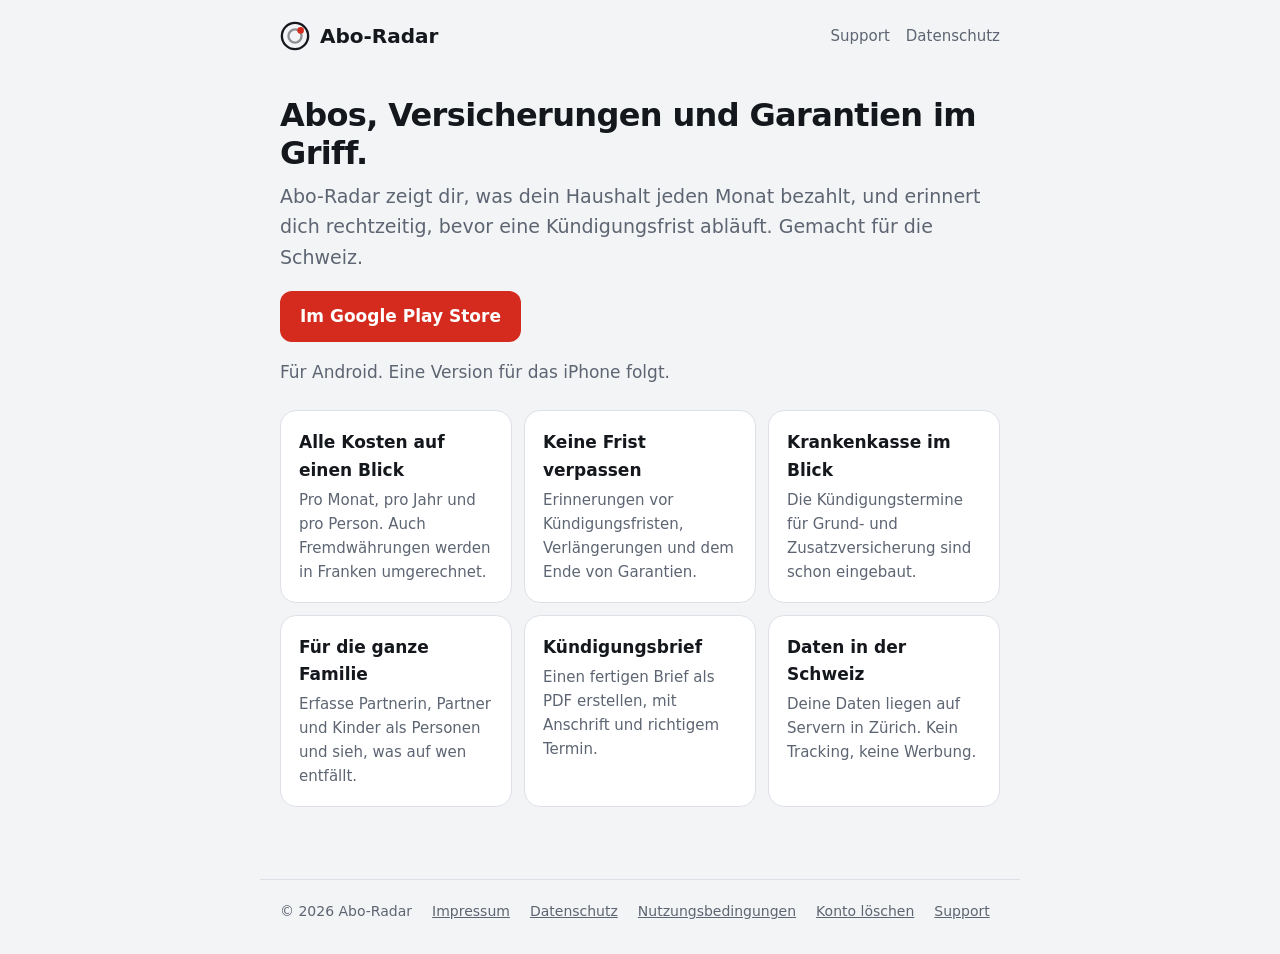
<file: index.html>
<!doctype html>
<html lang="de-CH">
<head>
<meta charset="utf-8">
<meta name="viewport" content="width=device-width, initial-scale=1">
<title>Abo-Radar – Abos, Versicherungen und Garantien im Griff</title>
<meta name="description" content="Abo-Radar zeigt dir, was deine Abos und Versicherungen kosten, und erinnert dich rechtzeitig an Kündigungsfristen. Für Schweizer Haushalte.">
<link rel="stylesheet" href="style.css">
<link rel="icon" href="favicon.svg" type="image/svg+xml">
</head>
<body>
<header>
  <a class="logo" href="./"><svg viewBox="0 0 32 32" aria-hidden="true"><circle cx="16" cy="16" r="14" fill="none" stroke="currentColor" stroke-width="2.5"/><circle cx="16" cy="16" r="7" fill="none" stroke="currentColor" stroke-width="2.5" opacity=".45"/><circle cx="22" cy="10" r="3.5" fill="#d52b1e"/></svg>Abo-Radar</a>
  <nav><a href="support.html">Support</a><a href="datenschutz.html">Datenschutz</a></nav>
</header>
<main>
  <h1>Abos, Versicherungen und Garantien im Griff.</h1>
  <p class="lead">Abo-Radar zeigt dir, was dein Haushalt jeden Monat bezahlt, und erinnert dich rechtzeitig, bevor eine Kündigungsfrist abläuft. Gemacht für die Schweiz.</p>
  <p><a class="button" href="https://play.google.com/store/apps/details?id=ch.aboradar.app">Im Google Play Store</a></p>
  <p class="muted">Für Android. Eine Version für das iPhone folgt.</p>

  <div class="features">
    <div class="card"><h3>Alle Kosten auf einen Blick</h3><p>Pro Monat, pro Jahr und pro Person. Auch Fremdwährungen werden in Franken umgerechnet.</p></div>
    <div class="card"><h3>Keine Frist verpassen</h3><p>Erinnerungen vor Kündigungsfristen, Verlängerungen und dem Ende von Garantien.</p></div>
    <div class="card"><h3>Krankenkasse im Blick</h3><p>Die Kündigungstermine für Grund- und Zusatzversicherung sind schon eingebaut.</p></div>
    <div class="card"><h3>Für die ganze Familie</h3><p>Erfasse Partnerin, Partner und Kinder als Personen und sieh, was auf wen entfällt.</p></div>
    <div class="card"><h3>Kündigungsbrief</h3><p>Einen fertigen Brief als PDF erstellen, mit Anschrift und richtigem Termin.</p></div>
    <div class="card"><h3>Daten in der Schweiz</h3><p>Deine Daten liegen auf Servern in Zürich. Kein Tracking, keine Werbung.</p></div>
  </div>
</main>
<footer>
  <span>© 2026 Abo-Radar</span>
  <a href="impressum.html">Impressum</a>
  <a href="datenschutz.html">Datenschutz</a>
  <a href="nutzungsbedingungen.html">Nutzungsbedingungen</a>
  <a href="konto-loeschen.html">Konto löschen</a>
  <a href="support.html">Support</a>
</footer>
</body>
</html>
</file>
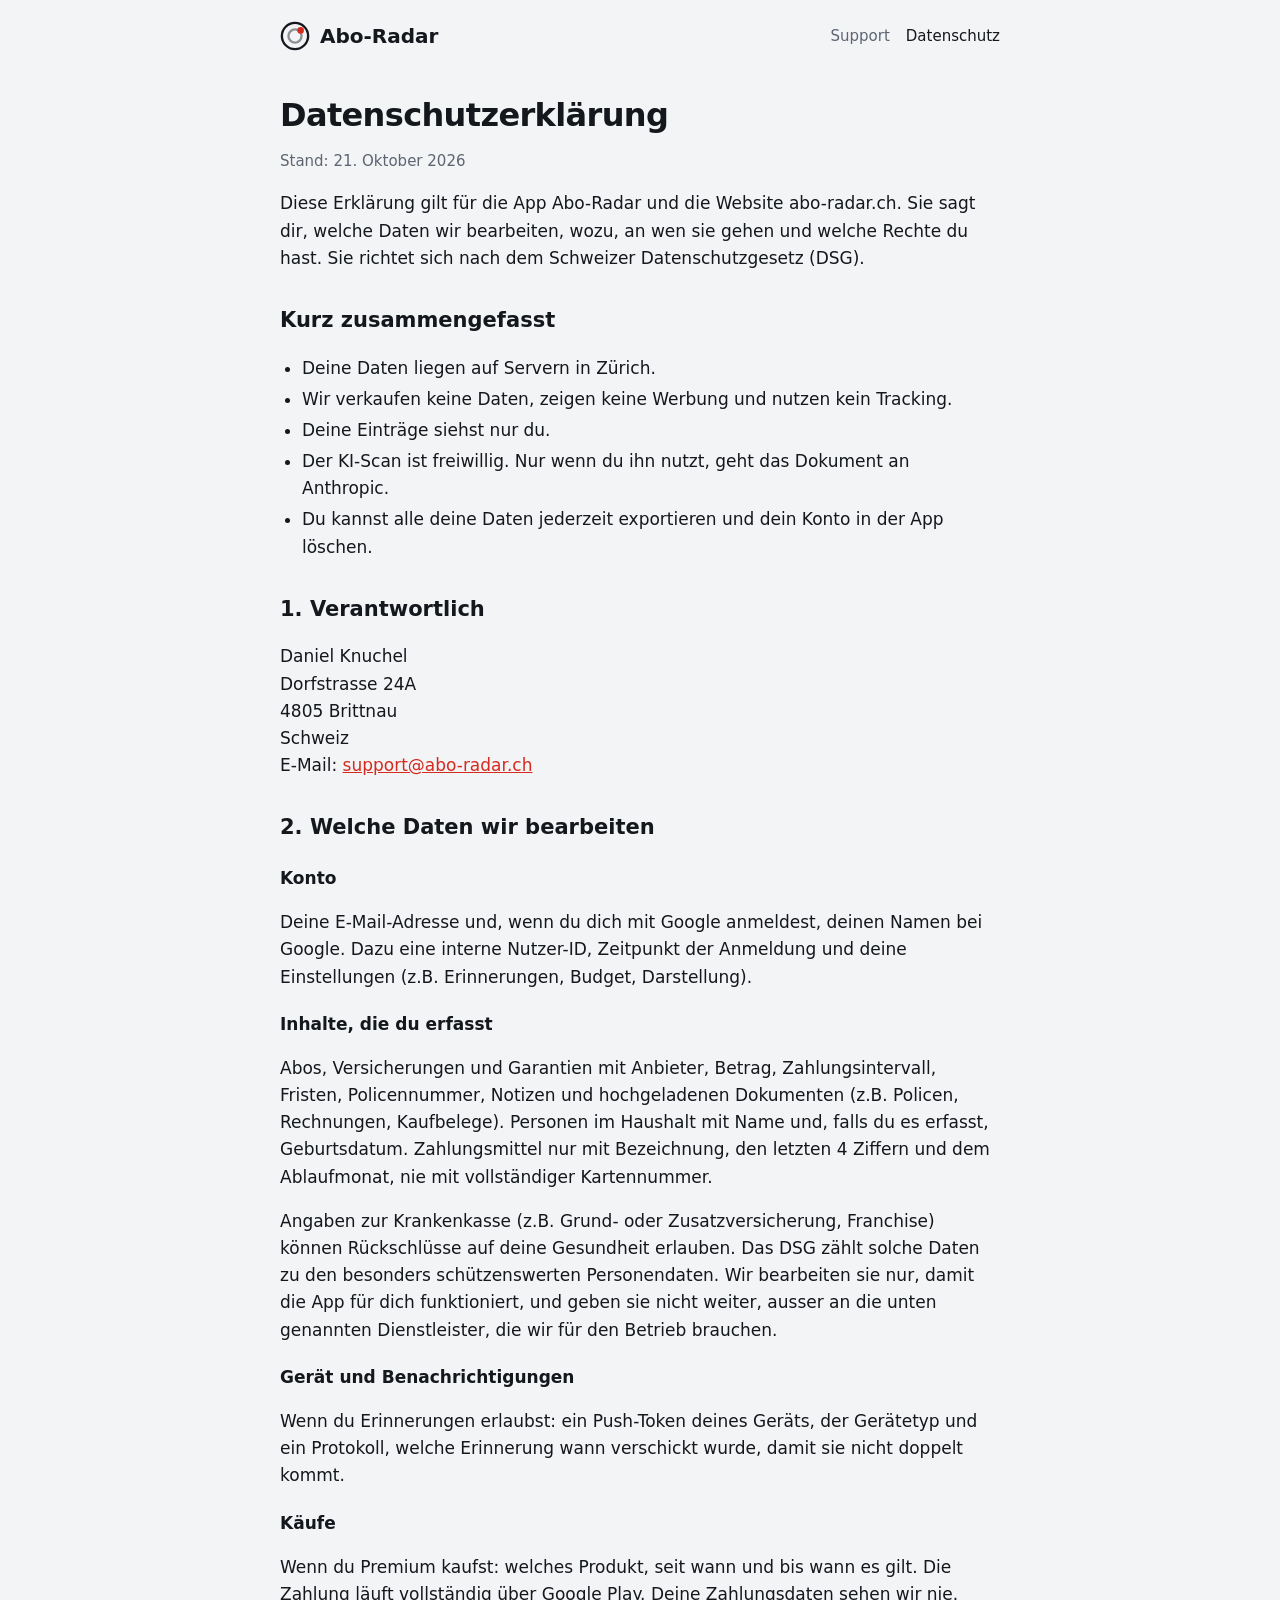
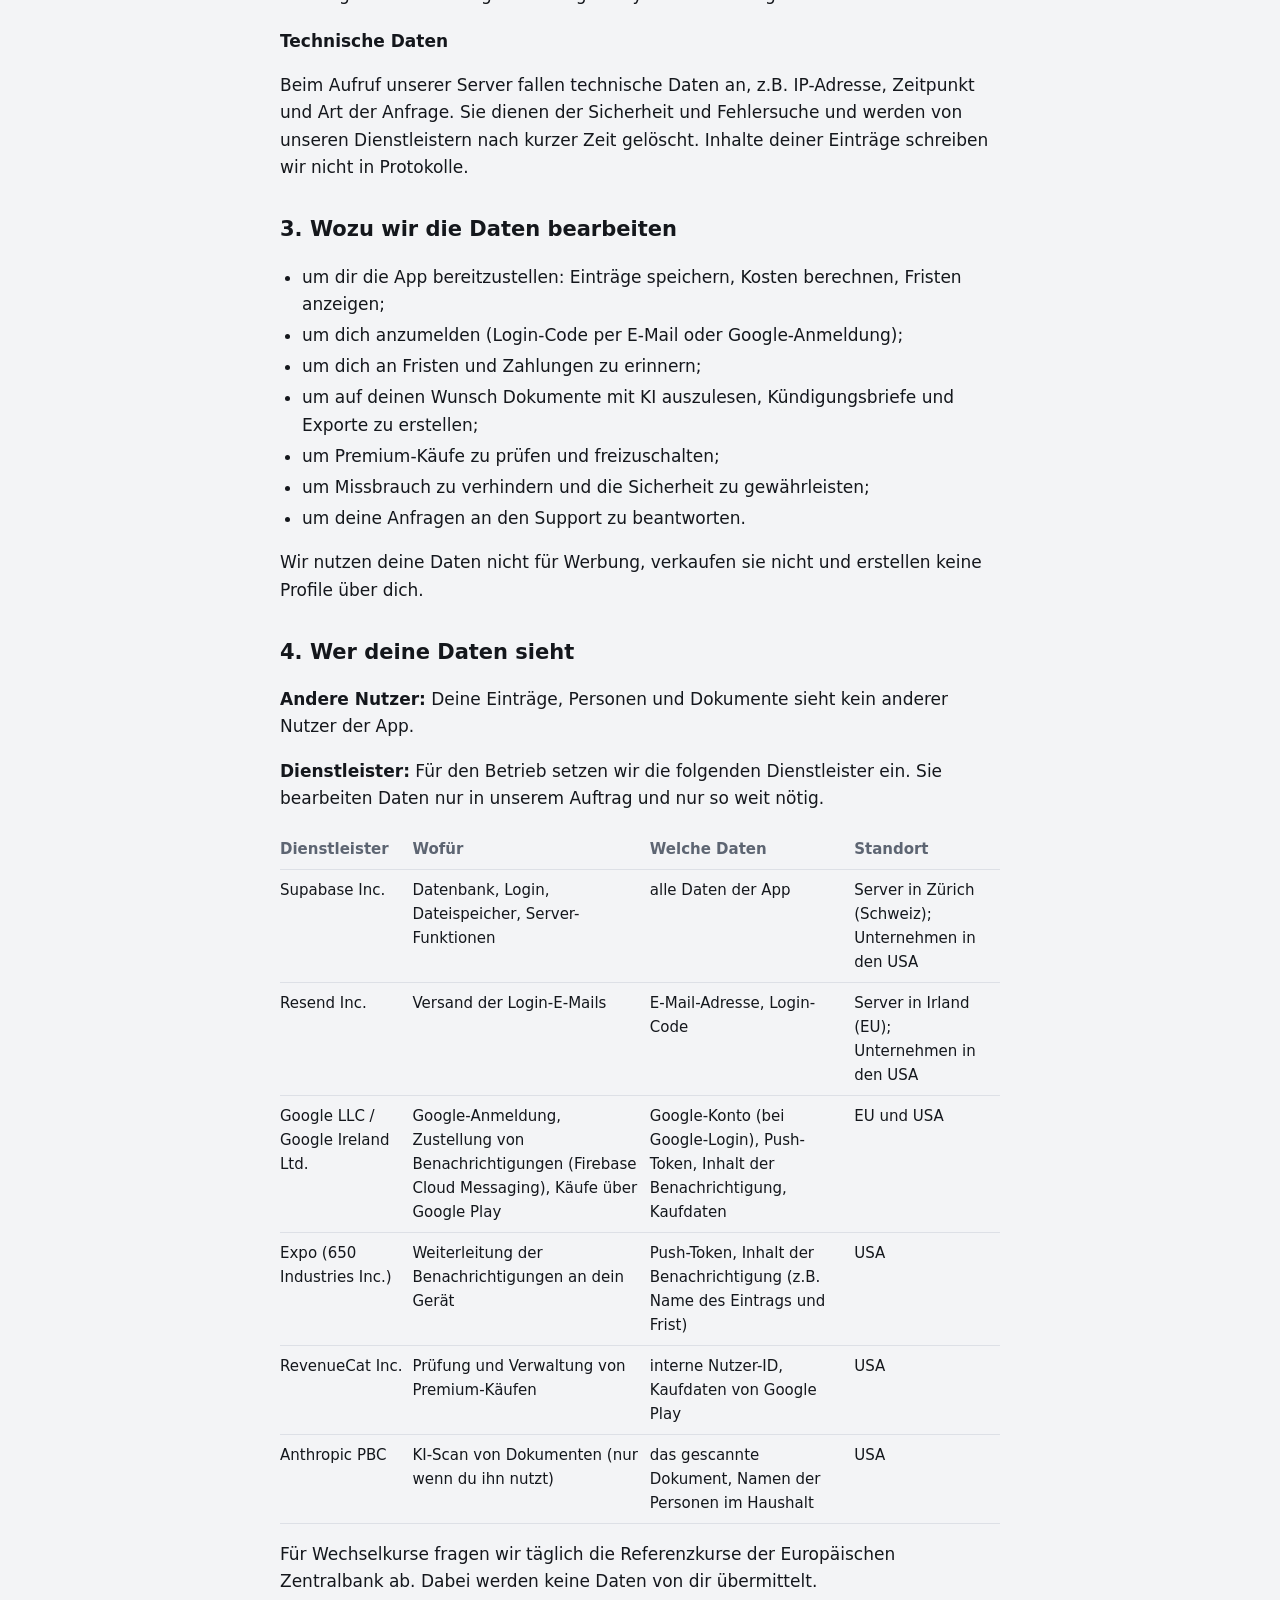
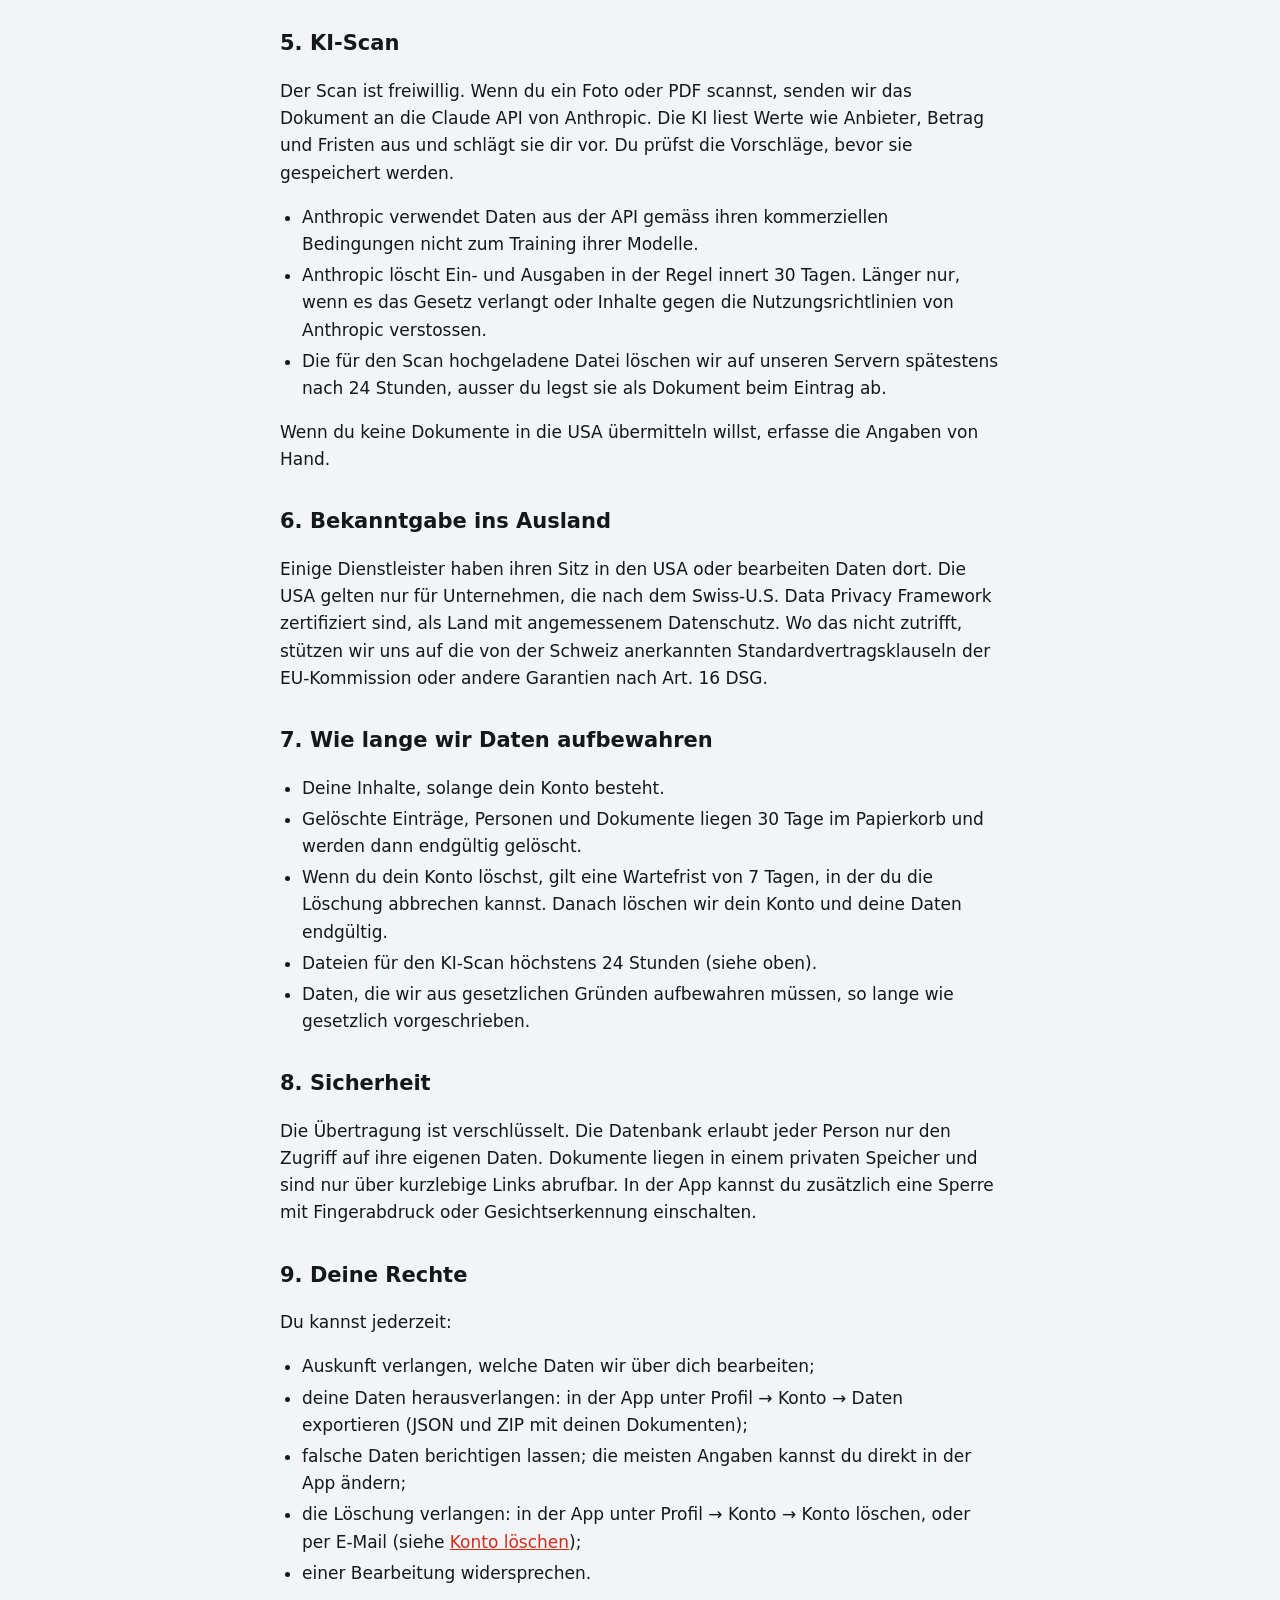
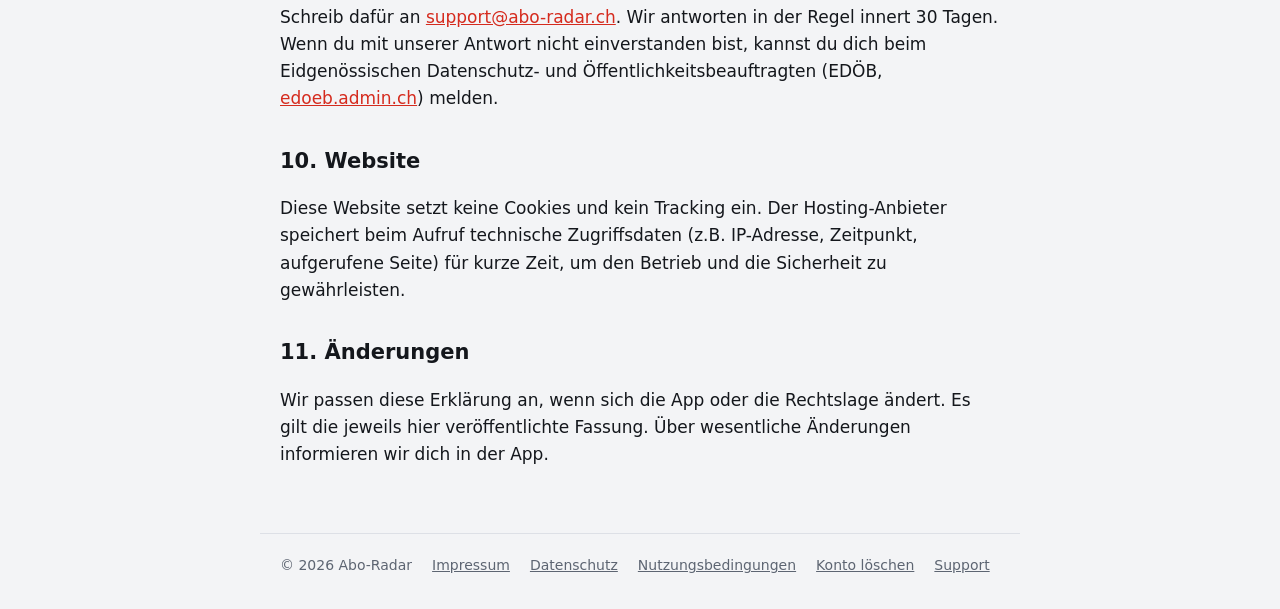
<file: datenschutz.html>
<!doctype html>
<html lang="de-CH">
<head>
<meta charset="utf-8">
<meta name="viewport" content="width=device-width, initial-scale=1">
<title>Datenschutzerklärung – Abo-Radar</title>
<link rel="stylesheet" href="style.css">
<link rel="icon" href="favicon.svg" type="image/svg+xml">
</head>
<body>
<header>
  <a class="logo" href="./"><svg viewBox="0 0 32 32" aria-hidden="true"><circle cx="16" cy="16" r="14" fill="none" stroke="currentColor" stroke-width="2.5"/><circle cx="16" cy="16" r="7" fill="none" stroke="currentColor" stroke-width="2.5" opacity=".45"/><circle cx="22" cy="10" r="3.5" fill="#d52b1e"/></svg>Abo-Radar</a>
  <nav><a href="support.html">Support</a><a href="datenschutz.html" aria-current="page">Datenschutz</a></nav>
</header>
<main>
  <h1>Datenschutzerklärung</h1>
  <p class="stand">Stand: 21. Oktober 2026</p>

  <p>Diese Erklärung gilt für die App Abo-Radar und die Website abo-radar.ch. Sie sagt dir, welche Daten wir bearbeiten, wozu, an wen sie gehen und welche Rechte du hast. Sie richtet sich nach dem Schweizer Datenschutzgesetz (DSG).</p>

  <h2>Kurz zusammengefasst</h2>
  <ul>
    <li>Deine Daten liegen auf Servern in Zürich.</li>
    <li>Wir verkaufen keine Daten, zeigen keine Werbung und nutzen kein Tracking.</li>
    <li>Deine Einträge siehst nur du.</li>
    <li>Der KI-Scan ist freiwillig. Nur wenn du ihn nutzt, geht das Dokument an Anthropic.</li>
    <li>Du kannst alle deine Daten jederzeit exportieren und dein Konto in der App löschen.</li>
  </ul>

  <h2>1. Verantwortlich</h2>
  <p>Daniel Knuchel<br>Dorfstrasse 24A<br>4805 Brittnau<br>Schweiz<br>E-Mail: <a href="mailto:support@abo-radar.ch">support@abo-radar.ch</a></p>

  <h2>2. Welche Daten wir bearbeiten</h2>
  <h3>Konto</h3>
  <p>Deine E-Mail-Adresse und, wenn du dich mit Google anmeldest, deinen Namen bei Google. Dazu eine interne Nutzer-ID, Zeitpunkt der Anmeldung und deine Einstellungen (z.B. Erinnerungen, Budget, Darstellung).</p>
  <h3>Inhalte, die du erfasst</h3>
  <p>Abos, Versicherungen und Garantien mit Anbieter, Betrag, Zahlungsintervall, Fristen, Policennummer, Notizen und hochgeladenen Dokumenten (z.B. Policen, Rechnungen, Kaufbelege). Personen im Haushalt mit Name und, falls du es erfasst, Geburtsdatum. Zahlungsmittel nur mit Bezeichnung, den letzten 4 Ziffern und dem Ablaufmonat, nie mit vollständiger Kartennummer.</p>
  <p>Angaben zur Krankenkasse (z.B. Grund- oder Zusatzversicherung, Franchise) können Rückschlüsse auf deine Gesundheit erlauben. Das DSG zählt solche Daten zu den besonders schützenswerten Personendaten. Wir bearbeiten sie nur, damit die App für dich funktioniert, und geben sie nicht weiter, ausser an die unten genannten Dienstleister, die wir für den Betrieb brauchen.</p>
  <h3>Gerät und Benachrichtigungen</h3>
  <p>Wenn du Erinnerungen erlaubst: ein Push-Token deines Geräts, der Gerätetyp und ein Protokoll, welche Erinnerung wann verschickt wurde, damit sie nicht doppelt kommt.</p>
  <h3>Käufe</h3>
  <p>Wenn du Premium kaufst: welches Produkt, seit wann und bis wann es gilt. Die Zahlung läuft vollständig über Google Play. Deine Zahlungsdaten sehen wir nie.</p>
  <h3>Technische Daten</h3>
  <p>Beim Aufruf unserer Server fallen technische Daten an, z.B. IP-Adresse, Zeitpunkt und Art der Anfrage. Sie dienen der Sicherheit und Fehlersuche und werden von unseren Dienstleistern nach kurzer Zeit gelöscht. Inhalte deiner Einträge schreiben wir nicht in Protokolle.</p>

  <h2>3. Wozu wir die Daten bearbeiten</h2>
  <ul>
    <li>um dir die App bereitzustellen: Einträge speichern, Kosten berechnen, Fristen anzeigen;</li>
    <li>um dich anzumelden (Login-Code per E-Mail oder Google-Anmeldung);</li>
    <li>um dich an Fristen und Zahlungen zu erinnern;</li>
    <li>um auf deinen Wunsch Dokumente mit KI auszulesen, Kündigungsbriefe und Exporte zu erstellen;</li>
    <li>um Premium-Käufe zu prüfen und freizuschalten;</li>
    <li>um Missbrauch zu verhindern und die Sicherheit zu gewährleisten;</li>
    <li>um deine Anfragen an den Support zu beantworten.</li>
  </ul>
  <p>Wir nutzen deine Daten nicht für Werbung, verkaufen sie nicht und erstellen keine Profile über dich.</p>

  <h2>4. Wer deine Daten sieht</h2>
  <p><strong>Andere Nutzer:</strong> Deine Einträge, Personen und Dokumente sieht kein anderer Nutzer der App.</p>
  <p><strong>Dienstleister:</strong> Für den Betrieb setzen wir die folgenden Dienstleister ein. Sie bearbeiten Daten nur in unserem Auftrag und nur so weit nötig.</p>
  <div class="table-wrap">
  <table>
    <tr><th>Dienstleister</th><th>Wofür</th><th>Welche Daten</th><th>Standort</th></tr>
    <tr><td>Supabase Inc.</td><td>Datenbank, Login, Dateispeicher, Server-Funktionen</td><td>alle Daten der App</td><td>Server in Zürich (Schweiz); Unternehmen in den USA</td></tr>
    <tr><td>Resend Inc.</td><td>Versand der Login-E-Mails</td><td>E-Mail-Adresse, Login-Code</td><td>Server in Irland (EU); Unternehmen in den USA</td></tr>
    <tr><td>Google LLC / Google Ireland Ltd.</td><td>Google-Anmeldung, Zustellung von Benachrichtigungen (Firebase Cloud Messaging), Käufe über Google Play</td><td>Google-Konto (bei Google-Login), Push-Token, Inhalt der Benachrichtigung, Kaufdaten</td><td>EU und USA</td></tr>
    <tr><td>Expo (650 Industries Inc.)</td><td>Weiterleitung der Benachrichtigungen an dein Gerät</td><td>Push-Token, Inhalt der Benachrichtigung (z.B. Name des Eintrags und Frist)</td><td>USA</td></tr>
    <tr><td>RevenueCat Inc.</td><td>Prüfung und Verwaltung von Premium-Käufen</td><td>interne Nutzer-ID, Kaufdaten von Google Play</td><td>USA</td></tr>
    <tr><td>Anthropic PBC</td><td>KI-Scan von Dokumenten (nur wenn du ihn nutzt)</td><td>das gescannte Dokument, Namen der Personen im Haushalt</td><td>USA</td></tr>
  </table>
  </div>
  <p>Für Wechselkurse fragen wir täglich die Referenzkurse der Europäischen Zentralbank ab. Dabei werden keine Daten von dir übermittelt.</p>

  <h2>5. KI-Scan</h2>
  <p>Der Scan ist freiwillig. Wenn du ein Foto oder PDF scannst, senden wir das Dokument an die Claude API von Anthropic. Die KI liest Werte wie Anbieter, Betrag und Fristen aus und schlägt sie dir vor. Du prüfst die Vorschläge, bevor sie gespeichert werden.</p>
  <ul>
    <li>Anthropic verwendet Daten aus der API gemäss ihren kommerziellen Bedingungen nicht zum Training ihrer Modelle.</li>
    <li>Anthropic löscht Ein- und Ausgaben in der Regel innert 30 Tagen. Länger nur, wenn es das Gesetz verlangt oder Inhalte gegen die Nutzungsrichtlinien von Anthropic verstossen.</li>
    <li>Die für den Scan hochgeladene Datei löschen wir auf unseren Servern spätestens nach 24 Stunden, ausser du legst sie als Dokument beim Eintrag ab.</li>
  </ul>
  <p>Wenn du keine Dokumente in die USA übermitteln willst, erfasse die Angaben von Hand.</p>

  <h2>6. Bekanntgabe ins Ausland</h2>
  <p>Einige Dienstleister haben ihren Sitz in den USA oder bearbeiten Daten dort. Die USA gelten nur für Unternehmen, die nach dem Swiss-U.S. Data Privacy Framework zertifiziert sind, als Land mit angemessenem Datenschutz. Wo das nicht zutrifft, stützen wir uns auf die von der Schweiz anerkannten Standardvertragsklauseln der EU-Kommission oder andere Garantien nach Art. 16 DSG.</p>

  <h2>7. Wie lange wir Daten aufbewahren</h2>
  <ul>
    <li>Deine Inhalte, solange dein Konto besteht.</li>
    <li>Gelöschte Einträge, Personen und Dokumente liegen 30 Tage im Papierkorb und werden dann endgültig gelöscht.</li>
    <li>Wenn du dein Konto löschst, gilt eine Wartefrist von 7 Tagen, in der du die Löschung abbrechen kannst. Danach löschen wir dein Konto und deine Daten endgültig.</li>
    <li>Dateien für den KI-Scan höchstens 24 Stunden (siehe oben).</li>
    <li>Daten, die wir aus gesetzlichen Gründen aufbewahren müssen, so lange wie gesetzlich vorgeschrieben.</li>
  </ul>

  <h2>8. Sicherheit</h2>
  <p>Die Übertragung ist verschlüsselt. Die Datenbank erlaubt jeder Person nur den Zugriff auf ihre eigenen Daten. Dokumente liegen in einem privaten Speicher und sind nur über kurzlebige Links abrufbar. In der App kannst du zusätzlich eine Sperre mit Fingerabdruck oder Gesichtserkennung einschalten.</p>

  <h2>9. Deine Rechte</h2>
  <p>Du kannst jederzeit:</p>
  <ul>
    <li>Auskunft verlangen, welche Daten wir über dich bearbeiten;</li>
    <li>deine Daten herausverlangen: in der App unter Profil → Konto → Daten exportieren (JSON und ZIP mit deinen Dokumenten);</li>
    <li>falsche Daten berichtigen lassen; die meisten Angaben kannst du direkt in der App ändern;</li>
    <li>die Löschung verlangen: in der App unter Profil → Konto → Konto löschen, oder per E-Mail (siehe <a href="konto-loeschen.html">Konto löschen</a>);</li>
    <li>einer Bearbeitung widersprechen.</li>
  </ul>
  <p>Schreib dafür an <a href="mailto:support@abo-radar.ch">support@abo-radar.ch</a>. Wir antworten in der Regel innert 30 Tagen. Wenn du mit unserer Antwort nicht einverstanden bist, kannst du dich beim Eidgenössischen Datenschutz- und Öffentlichkeitsbeauftragten (EDÖB, <a href="https://www.edoeb.admin.ch">edoeb.admin.ch</a>) melden.</p>

  <h2>10. Website</h2>
  <p>Diese Website setzt keine Cookies und kein Tracking ein. Der Hosting-Anbieter speichert beim Aufruf technische Zugriffsdaten (z.B. IP-Adresse, Zeitpunkt, aufgerufene Seite) für kurze Zeit, um den Betrieb und die Sicherheit zu gewährleisten.</p>

  <h2>11. Änderungen</h2>
  <p>Wir passen diese Erklärung an, wenn sich die App oder die Rechtslage ändert. Es gilt die jeweils hier veröffentlichte Fassung. Über wesentliche Änderungen informieren wir dich in der App.</p>
</main>
<footer>
  <span>© 2026 Abo-Radar</span>
  <a href="impressum.html">Impressum</a>
  <a href="datenschutz.html">Datenschutz</a>
  <a href="nutzungsbedingungen.html">Nutzungsbedingungen</a>
  <a href="konto-loeschen.html">Konto löschen</a>
  <a href="support.html">Support</a>
</footer>
</body>
</html>
</file>
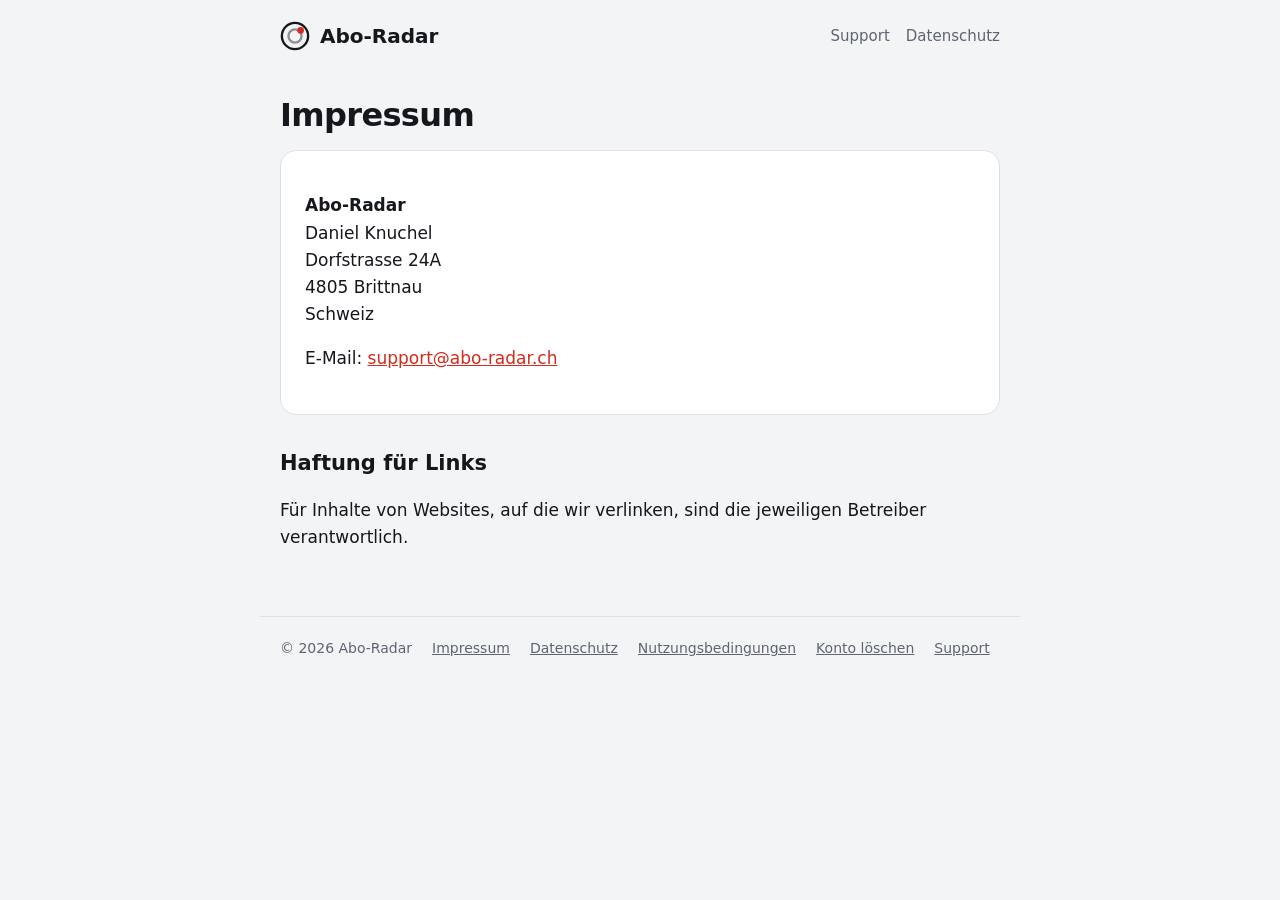
<file: impressum.html>
<!doctype html>
<html lang="de-CH">
<head>
<meta charset="utf-8">
<meta name="viewport" content="width=device-width, initial-scale=1">
<title>Impressum – Abo-Radar</title>
<link rel="stylesheet" href="style.css">
<link rel="icon" href="favicon.svg" type="image/svg+xml">
</head>
<body>
<header>
  <a class="logo" href="./"><svg viewBox="0 0 32 32" aria-hidden="true"><circle cx="16" cy="16" r="14" fill="none" stroke="currentColor" stroke-width="2.5"/><circle cx="16" cy="16" r="7" fill="none" stroke="currentColor" stroke-width="2.5" opacity=".45"/><circle cx="22" cy="10" r="3.5" fill="#d52b1e"/></svg>Abo-Radar</a>
  <nav><a href="support.html">Support</a><a href="datenschutz.html">Datenschutz</a></nav>
</header>
<main>
  <h1>Impressum</h1>
  <div class="card">
    <p><strong>Abo-Radar</strong><br>
    Daniel Knuchel<br>
    Dorfstrasse 24A<br>
    4805 Brittnau<br>
    Schweiz</p>
    <p>E-Mail: <a href="mailto:support@abo-radar.ch">support@abo-radar.ch</a></p>
  </div>
  <h2>Haftung für Links</h2>
  <p>Für Inhalte von Websites, auf die wir verlinken, sind die jeweiligen Betreiber verantwortlich.</p>
</main>
<footer>
  <span>© 2026 Abo-Radar</span>
  <a href="impressum.html">Impressum</a>
  <a href="datenschutz.html">Datenschutz</a>
  <a href="nutzungsbedingungen.html">Nutzungsbedingungen</a>
  <a href="konto-loeschen.html">Konto löschen</a>
  <a href="support.html">Support</a>
</footer>
</body>
</html>
</file>
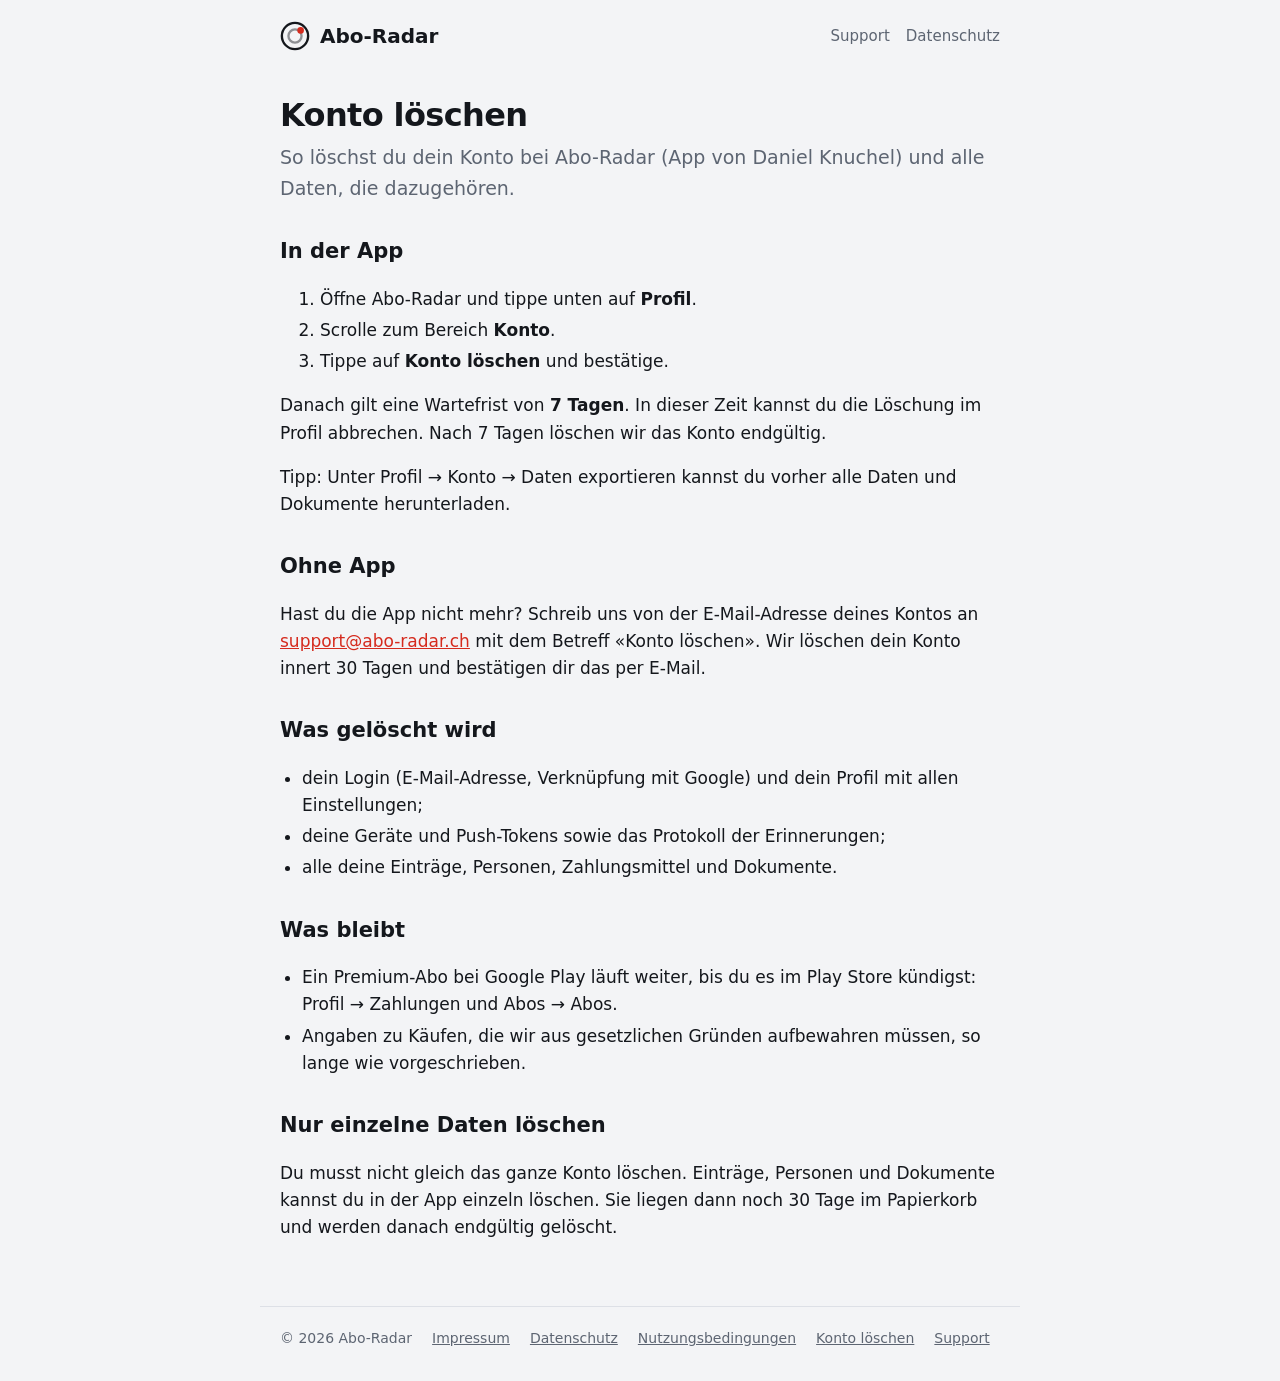
<file: konto-loeschen.html>
<!doctype html>
<html lang="de-CH">
<head>
<meta charset="utf-8">
<meta name="viewport" content="width=device-width, initial-scale=1">
<title>Konto löschen – Abo-Radar</title>
<link rel="stylesheet" href="style.css">
<link rel="icon" href="favicon.svg" type="image/svg+xml">
</head>
<body>
<header>
  <a class="logo" href="./"><svg viewBox="0 0 32 32" aria-hidden="true"><circle cx="16" cy="16" r="14" fill="none" stroke="currentColor" stroke-width="2.5"/><circle cx="16" cy="16" r="7" fill="none" stroke="currentColor" stroke-width="2.5" opacity=".45"/><circle cx="22" cy="10" r="3.5" fill="#d52b1e"/></svg>Abo-Radar</a>
  <nav><a href="support.html">Support</a><a href="datenschutz.html">Datenschutz</a></nav>
</header>
<main>
  <h1>Konto löschen</h1>
  <p class="lead">So löschst du dein Konto bei Abo-Radar (App von Daniel Knuchel) und alle Daten, die dazugehören.</p>

  <h2>In der App</h2>
  <ol>
    <li>Öffne Abo-Radar und tippe unten auf <strong>Profil</strong>.</li>
    <li>Scrolle zum Bereich <strong>Konto</strong>.</li>
    <li>Tippe auf <strong>Konto löschen</strong> und bestätige.</li>
  </ol>
  <p>Danach gilt eine Wartefrist von <strong>7 Tagen</strong>. In dieser Zeit kannst du die Löschung im Profil abbrechen. Nach 7 Tagen löschen wir das Konto endgültig.</p>
  <p>Tipp: Unter Profil → Konto → Daten exportieren kannst du vorher alle Daten und Dokumente herunterladen.</p>

  <h2>Ohne App</h2>
  <p>Hast du die App nicht mehr? Schreib uns von der E-Mail-Adresse deines Kontos an <a href="mailto:support@abo-radar.ch?subject=Konto%20l%C3%B6schen">support@abo-radar.ch</a> mit dem Betreff «Konto löschen». Wir löschen dein Konto innert 30 Tagen und bestätigen dir das per E-Mail.</p>

  <h2>Was gelöscht wird</h2>
  <ul>
    <li>dein Login (E-Mail-Adresse, Verknüpfung mit Google) und dein Profil mit allen Einstellungen;</li>
    <li>deine Geräte und Push-Tokens sowie das Protokoll der Erinnerungen;</li>
    <li>alle deine Einträge, Personen, Zahlungsmittel und Dokumente.</li>
  </ul>

  <h2>Was bleibt</h2>
  <ul>
    <li>Ein Premium-Abo bei Google Play läuft weiter, bis du es im Play Store kündigst: Profil → Zahlungen und Abos → Abos.</li>
    <li>Angaben zu Käufen, die wir aus gesetzlichen Gründen aufbewahren müssen, so lange wie vorgeschrieben.</li>
  </ul>

  <h2>Nur einzelne Daten löschen</h2>
  <p>Du musst nicht gleich das ganze Konto löschen. Einträge, Personen und Dokumente kannst du in der App einzeln löschen. Sie liegen dann noch 30 Tage im Papierkorb und werden danach endgültig gelöscht.</p>
</main>
<footer>
  <span>© 2026 Abo-Radar</span>
  <a href="impressum.html">Impressum</a>
  <a href="datenschutz.html">Datenschutz</a>
  <a href="nutzungsbedingungen.html">Nutzungsbedingungen</a>
  <a href="konto-loeschen.html">Konto löschen</a>
  <a href="support.html">Support</a>
</footer>
</body>
</html>
</file>
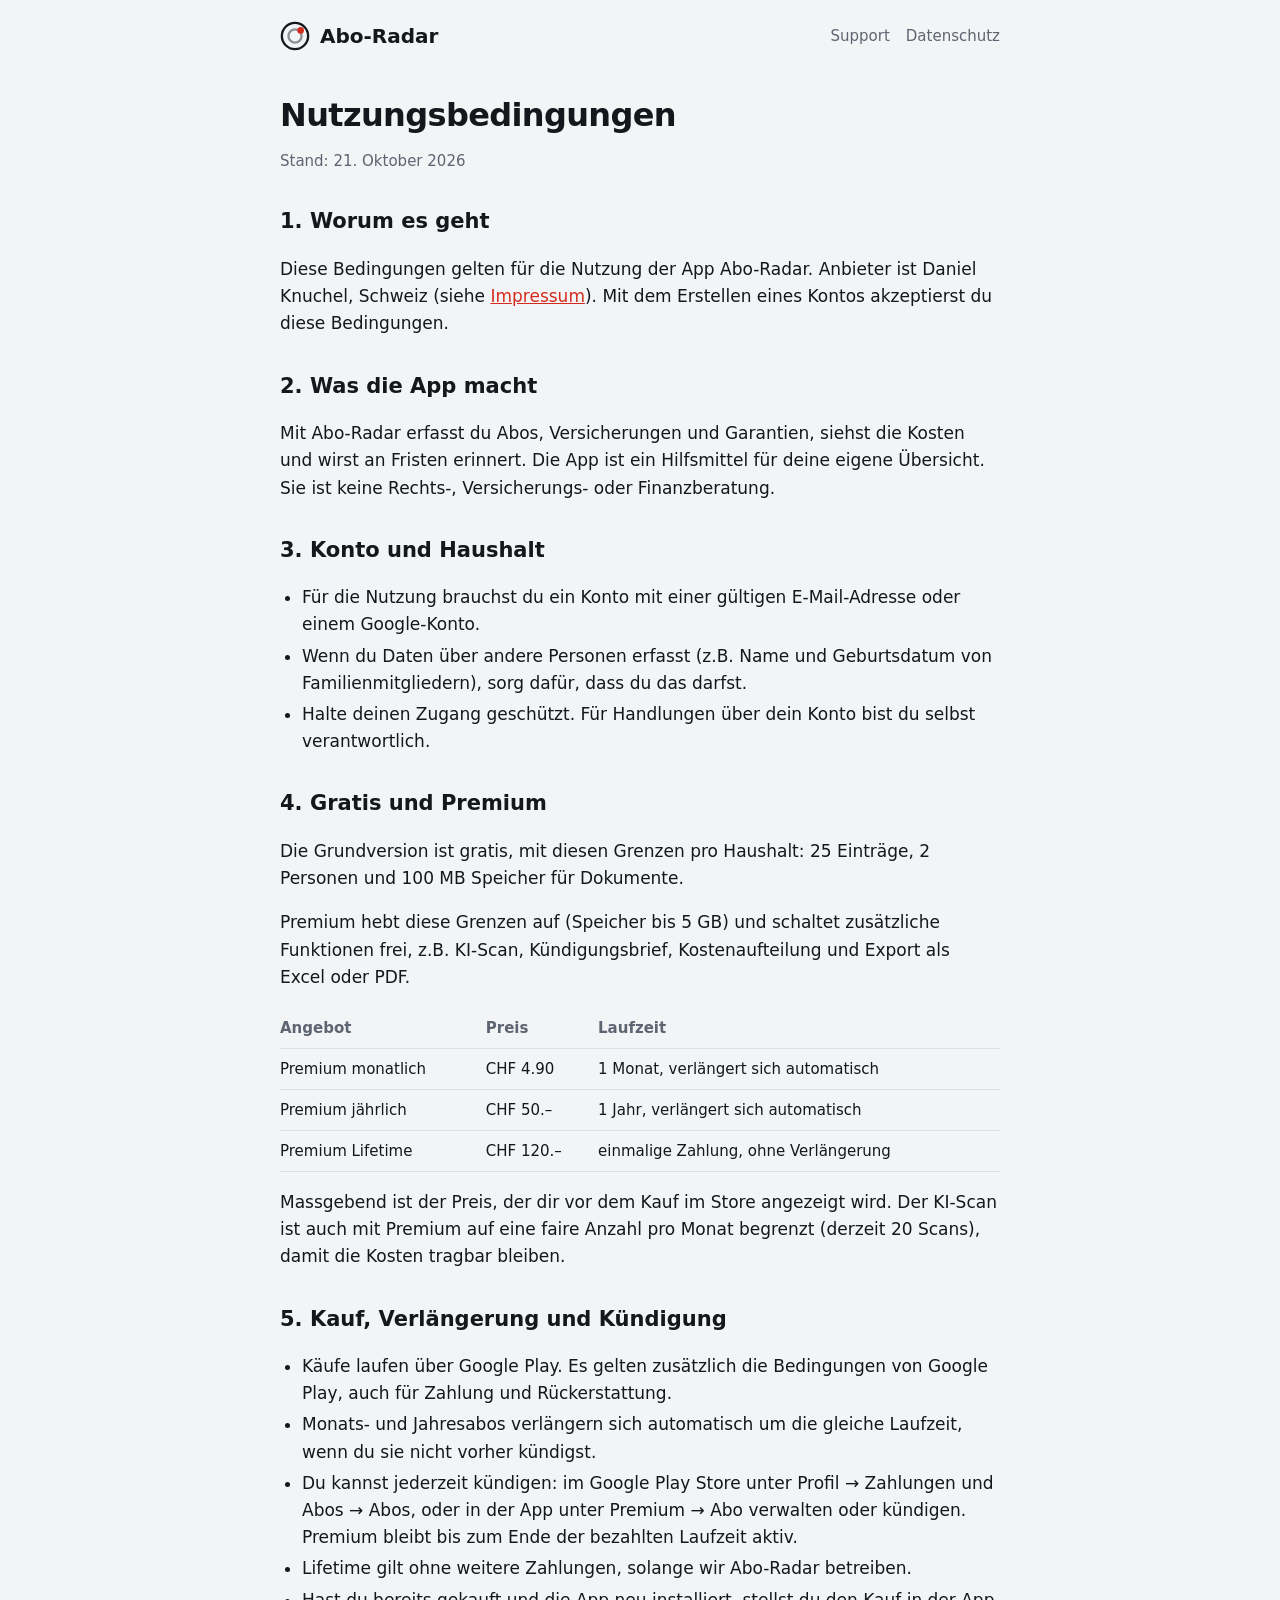
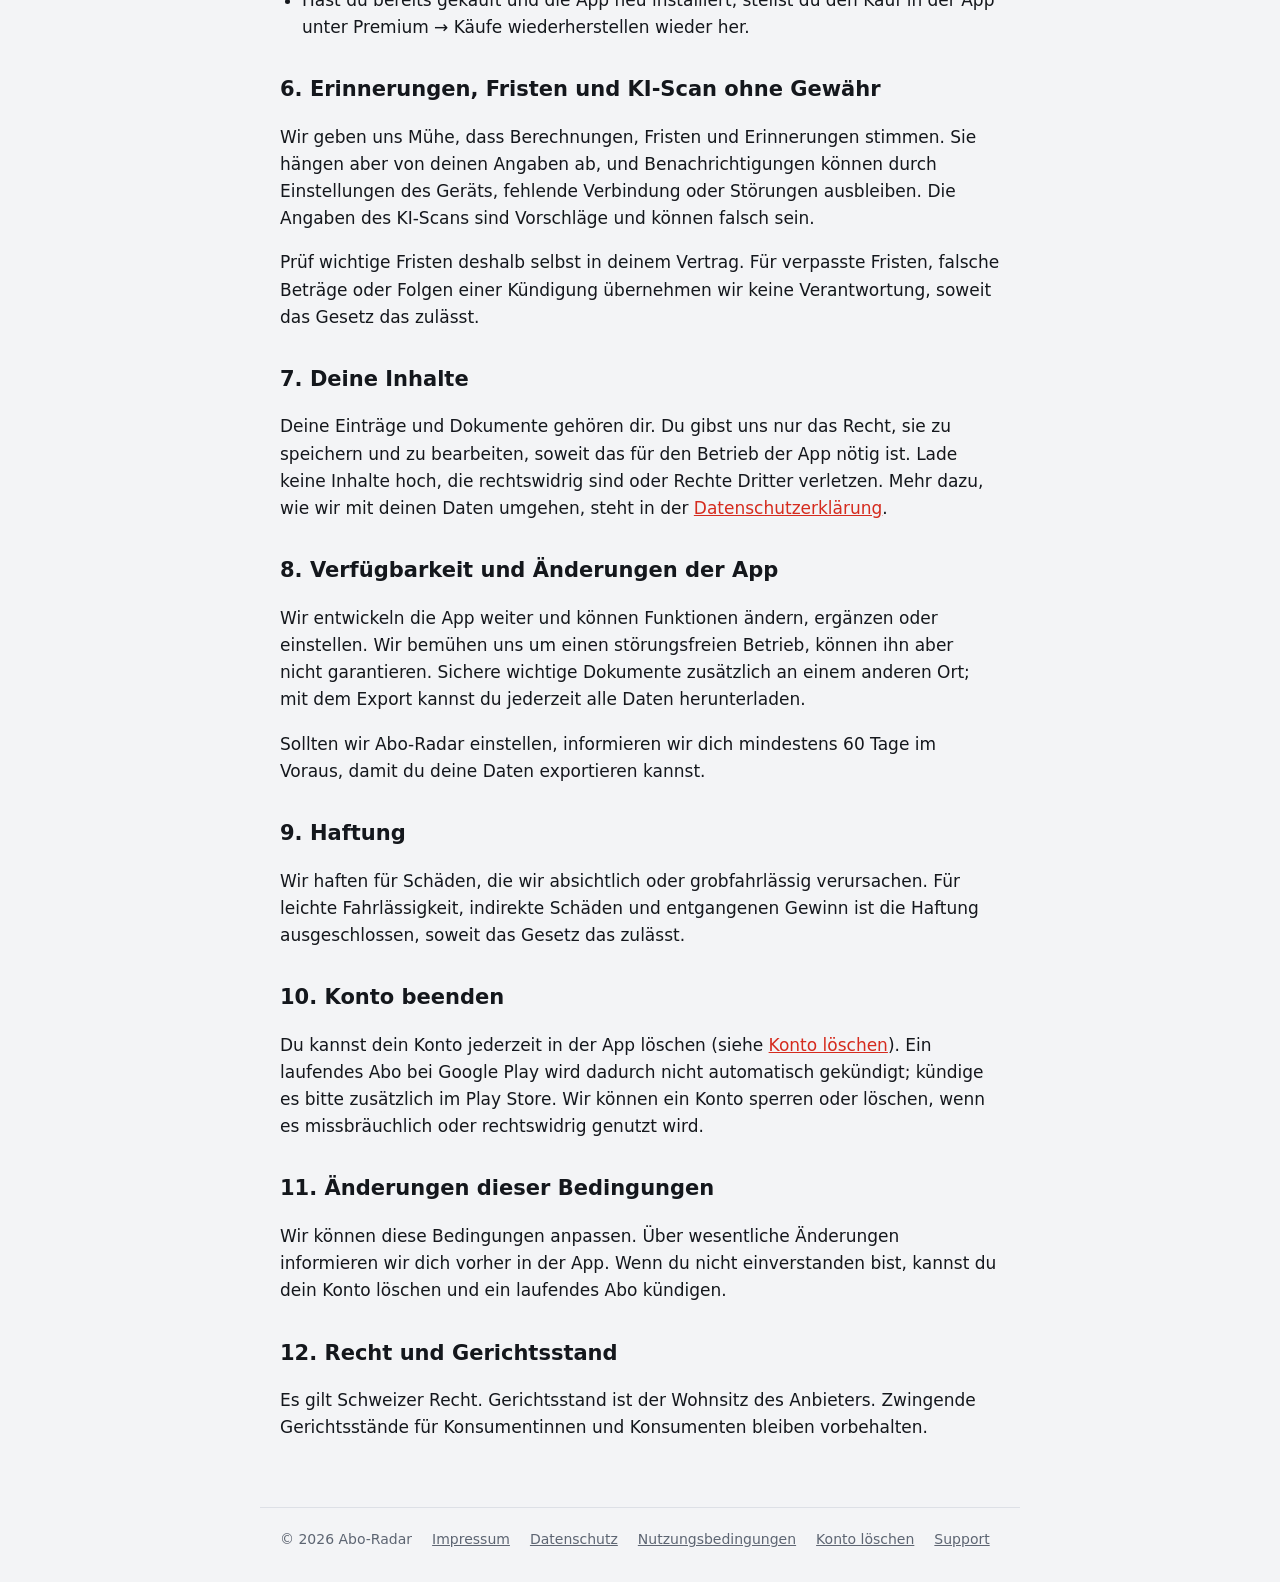
<file: nutzungsbedingungen.html>
<!doctype html>
<html lang="de-CH">
<head>
<meta charset="utf-8">
<meta name="viewport" content="width=device-width, initial-scale=1">
<title>Nutzungsbedingungen – Abo-Radar</title>
<link rel="stylesheet" href="style.css">
<link rel="icon" href="favicon.svg" type="image/svg+xml">
</head>
<body>
<header>
  <a class="logo" href="./"><svg viewBox="0 0 32 32" aria-hidden="true"><circle cx="16" cy="16" r="14" fill="none" stroke="currentColor" stroke-width="2.5"/><circle cx="16" cy="16" r="7" fill="none" stroke="currentColor" stroke-width="2.5" opacity=".45"/><circle cx="22" cy="10" r="3.5" fill="#d52b1e"/></svg>Abo-Radar</a>
  <nav><a href="support.html">Support</a><a href="datenschutz.html">Datenschutz</a></nav>
</header>
<main>
  <h1>Nutzungsbedingungen</h1>
  <p class="stand">Stand: 21. Oktober 2026</p>

  <h2>1. Worum es geht</h2>
  <p>Diese Bedingungen gelten für die Nutzung der App Abo-Radar. Anbieter ist Daniel Knuchel, Schweiz (siehe <a href="impressum.html">Impressum</a>). Mit dem Erstellen eines Kontos akzeptierst du diese Bedingungen.</p>

  <h2>2. Was die App macht</h2>
  <p>Mit Abo-Radar erfasst du Abos, Versicherungen und Garantien, siehst die Kosten und wirst an Fristen erinnert. Die App ist ein Hilfsmittel für deine eigene Übersicht. Sie ist keine Rechts-, Versicherungs- oder Finanzberatung.</p>

  <h2>3. Konto und Haushalt</h2>
  <ul>
    <li>Für die Nutzung brauchst du ein Konto mit einer gültigen E-Mail-Adresse oder einem Google-Konto.</li>
    <li>Wenn du Daten über andere Personen erfasst (z.B. Name und Geburtsdatum von Familienmitgliedern), sorg dafür, dass du das darfst.</li>
    <li>Halte deinen Zugang geschützt. Für Handlungen über dein Konto bist du selbst verantwortlich.</li>
  </ul>

  <h2>4. Gratis und Premium</h2>
  <p>Die Grundversion ist gratis, mit diesen Grenzen pro Haushalt: 25 Einträge, 2 Personen und 100 MB Speicher für Dokumente.</p>
  <p>Premium hebt diese Grenzen auf (Speicher bis 5 GB) und schaltet zusätzliche Funktionen frei, z.B. KI-Scan, Kündigungsbrief, Kostenaufteilung und Export als Excel oder PDF.</p>
  <div class="table-wrap">
  <table>
    <tr><th>Angebot</th><th>Preis</th><th>Laufzeit</th></tr>
    <tr><td>Premium monatlich</td><td>CHF 4.90</td><td>1 Monat, verlängert sich automatisch</td></tr>
    <tr><td>Premium jährlich</td><td>CHF 50.–</td><td>1 Jahr, verlängert sich automatisch</td></tr>
    <tr><td>Premium Lifetime</td><td>CHF 120.–</td><td>einmalige Zahlung, ohne Verlängerung</td></tr>
  </table>
  </div>
  <p>Massgebend ist der Preis, der dir vor dem Kauf im Store angezeigt wird. Der KI-Scan ist auch mit Premium auf eine faire Anzahl pro Monat begrenzt (derzeit 20 Scans), damit die Kosten tragbar bleiben.</p>

  <h2>5. Kauf, Verlängerung und Kündigung</h2>
  <ul>
    <li>Käufe laufen über Google Play. Es gelten zusätzlich die Bedingungen von Google Play, auch für Zahlung und Rückerstattung.</li>
    <li>Monats- und Jahresabos verlängern sich automatisch um die gleiche Laufzeit, wenn du sie nicht vorher kündigst.</li>
    <li>Du kannst jederzeit kündigen: im Google Play Store unter Profil → Zahlungen und Abos → Abos, oder in der App unter Premium → Abo verwalten oder kündigen. Premium bleibt bis zum Ende der bezahlten Laufzeit aktiv.</li>
    <li>Lifetime gilt ohne weitere Zahlungen, solange wir Abo-Radar betreiben.</li>
    <li>Hast du bereits gekauft und die App neu installiert, stellst du den Kauf in der App unter Premium → Käufe wiederherstellen wieder her.</li>
  </ul>

  <h2>6. Erinnerungen, Fristen und KI-Scan ohne Gewähr</h2>
  <p>Wir geben uns Mühe, dass Berechnungen, Fristen und Erinnerungen stimmen. Sie hängen aber von deinen Angaben ab, und Benachrichtigungen können durch Einstellungen des Geräts, fehlende Verbindung oder Störungen ausbleiben. Die Angaben des KI-Scans sind Vorschläge und können falsch sein.</p>
  <p>Prüf wichtige Fristen deshalb selbst in deinem Vertrag. Für verpasste Fristen, falsche Beträge oder Folgen einer Kündigung übernehmen wir keine Verantwortung, soweit das Gesetz das zulässt.</p>

  <h2>7. Deine Inhalte</h2>
  <p>Deine Einträge und Dokumente gehören dir. Du gibst uns nur das Recht, sie zu speichern und zu bearbeiten, soweit das für den Betrieb der App nötig ist. Lade keine Inhalte hoch, die rechtswidrig sind oder Rechte Dritter verletzen. Mehr dazu, wie wir mit deinen Daten umgehen, steht in der <a href="datenschutz.html">Datenschutzerklärung</a>.</p>

  <h2>8. Verfügbarkeit und Änderungen der App</h2>
  <p>Wir entwickeln die App weiter und können Funktionen ändern, ergänzen oder einstellen. Wir bemühen uns um einen störungsfreien Betrieb, können ihn aber nicht garantieren. Sichere wichtige Dokumente zusätzlich an einem anderen Ort; mit dem Export kannst du jederzeit alle Daten herunterladen.</p>
  <p>Sollten wir Abo-Radar einstellen, informieren wir dich mindestens 60 Tage im Voraus, damit du deine Daten exportieren kannst.</p>

  <h2>9. Haftung</h2>
  <p>Wir haften für Schäden, die wir absichtlich oder grobfahrlässig verursachen. Für leichte Fahrlässigkeit, indirekte Schäden und entgangenen Gewinn ist die Haftung ausgeschlossen, soweit das Gesetz das zulässt.</p>

  <h2>10. Konto beenden</h2>
  <p>Du kannst dein Konto jederzeit in der App löschen (siehe <a href="konto-loeschen.html">Konto löschen</a>). Ein laufendes Abo bei Google Play wird dadurch nicht automatisch gekündigt; kündige es bitte zusätzlich im Play Store. Wir können ein Konto sperren oder löschen, wenn es missbräuchlich oder rechtswidrig genutzt wird.</p>

  <h2>11. Änderungen dieser Bedingungen</h2>
  <p>Wir können diese Bedingungen anpassen. Über wesentliche Änderungen informieren wir dich vorher in der App. Wenn du nicht einverstanden bist, kannst du dein Konto löschen und ein laufendes Abo kündigen.</p>

  <h2>12. Recht und Gerichtsstand</h2>
  <p>Es gilt Schweizer Recht. Gerichtsstand ist der Wohnsitz des Anbieters. Zwingende Gerichtsstände für Konsumentinnen und Konsumenten bleiben vorbehalten.</p>
</main>
<footer>
  <span>© 2026 Abo-Radar</span>
  <a href="impressum.html">Impressum</a>
  <a href="datenschutz.html">Datenschutz</a>
  <a href="nutzungsbedingungen.html">Nutzungsbedingungen</a>
  <a href="konto-loeschen.html">Konto löschen</a>
  <a href="support.html">Support</a>
</footer>
</body>
</html>
</file>
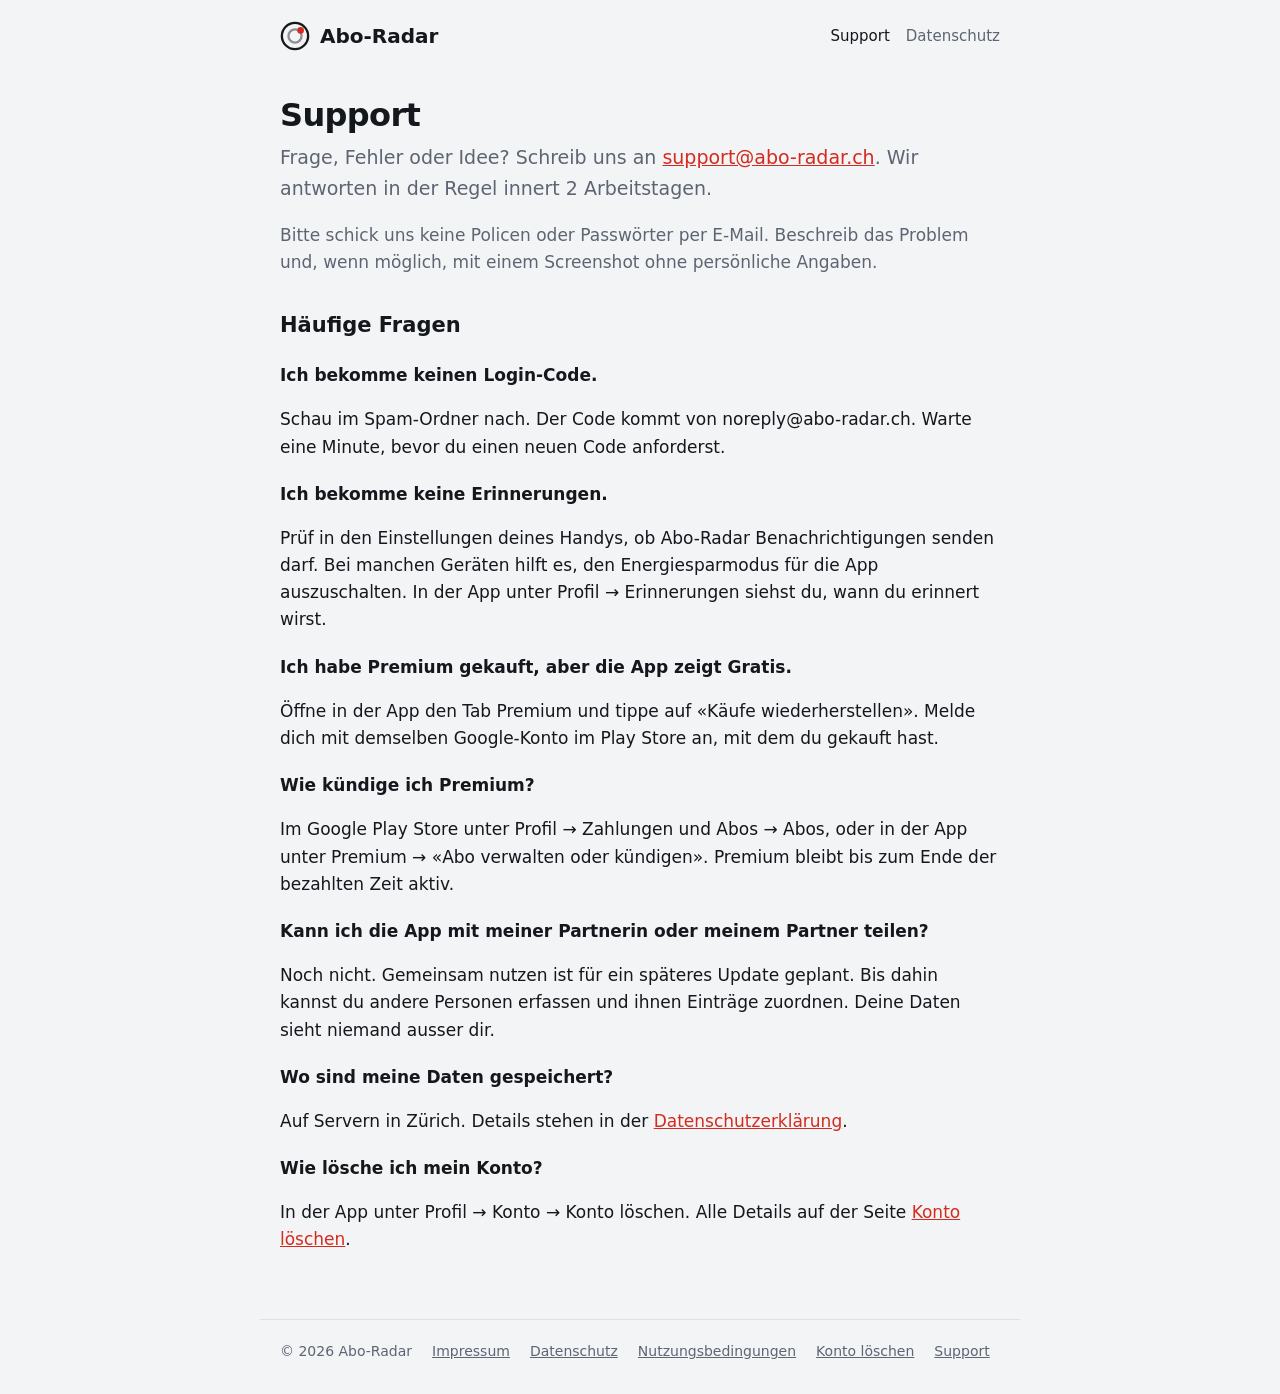
<file: support.html>
<!doctype html>
<html lang="de-CH">
<head>
<meta charset="utf-8">
<meta name="viewport" content="width=device-width, initial-scale=1">
<title>Support – Abo-Radar</title>
<link rel="stylesheet" href="style.css">
<link rel="icon" href="favicon.svg" type="image/svg+xml">
</head>
<body>
<header>
  <a class="logo" href="./"><svg viewBox="0 0 32 32" aria-hidden="true"><circle cx="16" cy="16" r="14" fill="none" stroke="currentColor" stroke-width="2.5"/><circle cx="16" cy="16" r="7" fill="none" stroke="currentColor" stroke-width="2.5" opacity=".45"/><circle cx="22" cy="10" r="3.5" fill="#d52b1e"/></svg>Abo-Radar</a>
  <nav><a href="support.html" aria-current="page">Support</a><a href="datenschutz.html">Datenschutz</a></nav>
</header>
<main>
  <h1>Support</h1>
  <p class="lead">Frage, Fehler oder Idee? Schreib uns an <a href="mailto:support@abo-radar.ch">support@abo-radar.ch</a>. Wir antworten in der Regel innert 2 Arbeitstagen.</p>
  <p class="muted">Bitte schick uns keine Policen oder Passwörter per E-Mail. Beschreib das Problem und, wenn möglich, mit einem Screenshot ohne persönliche Angaben.</p>

  <h2>Häufige Fragen</h2>

  <h3>Ich bekomme keinen Login-Code.</h3>
  <p>Schau im Spam-Ordner nach. Der Code kommt von noreply@abo-radar.ch. Warte eine Minute, bevor du einen neuen Code anforderst.</p>

  <h3>Ich bekomme keine Erinnerungen.</h3>
  <p>Prüf in den Einstellungen deines Handys, ob Abo-Radar Benachrichtigungen senden darf. Bei manchen Geräten hilft es, den Energiesparmodus für die App auszuschalten. In der App unter Profil → Erinnerungen siehst du, wann du erinnert wirst.</p>

  <h3>Ich habe Premium gekauft, aber die App zeigt Gratis.</h3>
  <p>Öffne in der App den Tab Premium und tippe auf «Käufe wiederherstellen». Melde dich mit demselben Google-Konto im Play Store an, mit dem du gekauft hast.</p>

  <h3>Wie kündige ich Premium?</h3>
  <p>Im Google Play Store unter Profil → Zahlungen und Abos → Abos, oder in der App unter Premium → «Abo verwalten oder kündigen». Premium bleibt bis zum Ende der bezahlten Zeit aktiv.</p>

  <h3>Kann ich die App mit meiner Partnerin oder meinem Partner teilen?</h3>
  <p>Noch nicht. Gemeinsam nutzen ist für ein späteres Update geplant. Bis dahin kannst du andere Personen erfassen und ihnen Einträge zuordnen. Deine Daten sieht niemand ausser dir.</p>

  <h3>Wo sind meine Daten gespeichert?</h3>
  <p>Auf Servern in Zürich. Details stehen in der <a href="datenschutz.html">Datenschutzerklärung</a>.</p>

  <h3>Wie lösche ich mein Konto?</h3>
  <p>In der App unter Profil → Konto → Konto löschen. Alle Details auf der Seite <a href="konto-loeschen.html">Konto löschen</a>.</p>
</main>
<footer>
  <span>© 2026 Abo-Radar</span>
  <a href="impressum.html">Impressum</a>
  <a href="datenschutz.html">Datenschutz</a>
  <a href="nutzungsbedingungen.html">Nutzungsbedingungen</a>
  <a href="konto-loeschen.html">Konto löschen</a>
  <a href="support.html">Support</a>
</footer>
</body>
</html>
</file>
<file: style.css>
/* Farben aus apps/mobile/src/lib/theme.ts */
:root {
  --bg: #f3f4f6;
  --surface: #ffffff;
  --fg: #14171c;
  --muted: #5d6572;
  --line: #dde0e6;
  --accent: #d52b1e;
  --accent-soft: #fbe7e5;
  color-scheme: light dark;
}
@media (prefers-color-scheme: dark) {
  :root {
    --bg: #101216;
    --surface: #191c22;
    --fg: #eceef2;
    --muted: #9aa2ae;
    --line: #2b3039;
    --accent: #ff5a4c;
    --accent-soft: #3a1a18;
  }
}

* { box-sizing: border-box; }
html { -webkit-text-size-adjust: 100%; }
body {
  margin: 0;
  background: var(--bg);
  color: var(--fg);
  font: 17px/1.6 system-ui, -apple-system, "Segoe UI", Roboto, sans-serif;
}
a { color: var(--accent); }
a:hover { text-decoration-thickness: 2px; }

header, main, footer { max-width: 760px; margin: 0 auto; padding: 0 20px; }
header { display: flex; align-items: center; justify-content: space-between; gap: 16px; padding-top: 20px; padding-bottom: 20px; flex-wrap: wrap; }
.logo { display: inline-flex; align-items: center; gap: 10px; font-weight: 800; font-size: 20px; color: var(--fg); text-decoration: none; }
.logo svg { width: 30px; height: 30px; }
nav { display: flex; gap: 16px; flex-wrap: wrap; font-size: 15px; }
nav a { color: var(--muted); text-decoration: none; }
nav a:hover, nav a[aria-current="page"] { color: var(--fg); }

main { padding-bottom: 48px; }
.card { background: var(--surface); border: 1px solid var(--line); border-radius: 16px; padding: 24px; margin: 16px 0; }
h1 { font-size: 32px; line-height: 1.2; margin: 24px 0 8px; letter-spacing: -0.02em; }
h2 { font-size: 21px; margin: 32px 0 8px; }
h3 { font-size: 17px; margin: 20px 0 4px; }
.lead { font-size: 19px; color: var(--muted); margin-top: 0; }
.stand { color: var(--muted); font-size: 15px; }
.muted { color: var(--muted); }
ul { padding-left: 22px; }
li { margin: 4px 0; }
table { width: 100%; border-collapse: collapse; font-size: 15px; }
th, td { text-align: left; vertical-align: top; padding: 8px 8px 8px 0; border-bottom: 1px solid var(--line); }
th { color: var(--muted); font-weight: 600; }
.table-wrap { overflow-x: auto; }
.hinweis { background: var(--accent-soft); border-radius: 12px; padding: 14px 16px; margin: 16px 0; }
.button { display: inline-block; background: var(--accent); color: #fff; text-decoration: none; font-weight: 700; padding: 12px 20px; border-radius: 12px; }
.features { display: grid; grid-template-columns: repeat(auto-fit, minmax(210px, 1fr)); gap: 12px; margin: 24px 0; }
.features .card { margin: 0; padding: 18px; }
.features h3 { margin-top: 0; }
.features p { margin: 0; color: var(--muted); font-size: 15px; }

footer { border-top: 1px solid var(--line); padding-top: 20px; padding-bottom: 32px; color: var(--muted); font-size: 14px; display: flex; flex-wrap: wrap; gap: 8px 20px; }
footer a { color: var(--muted); }
</file>
